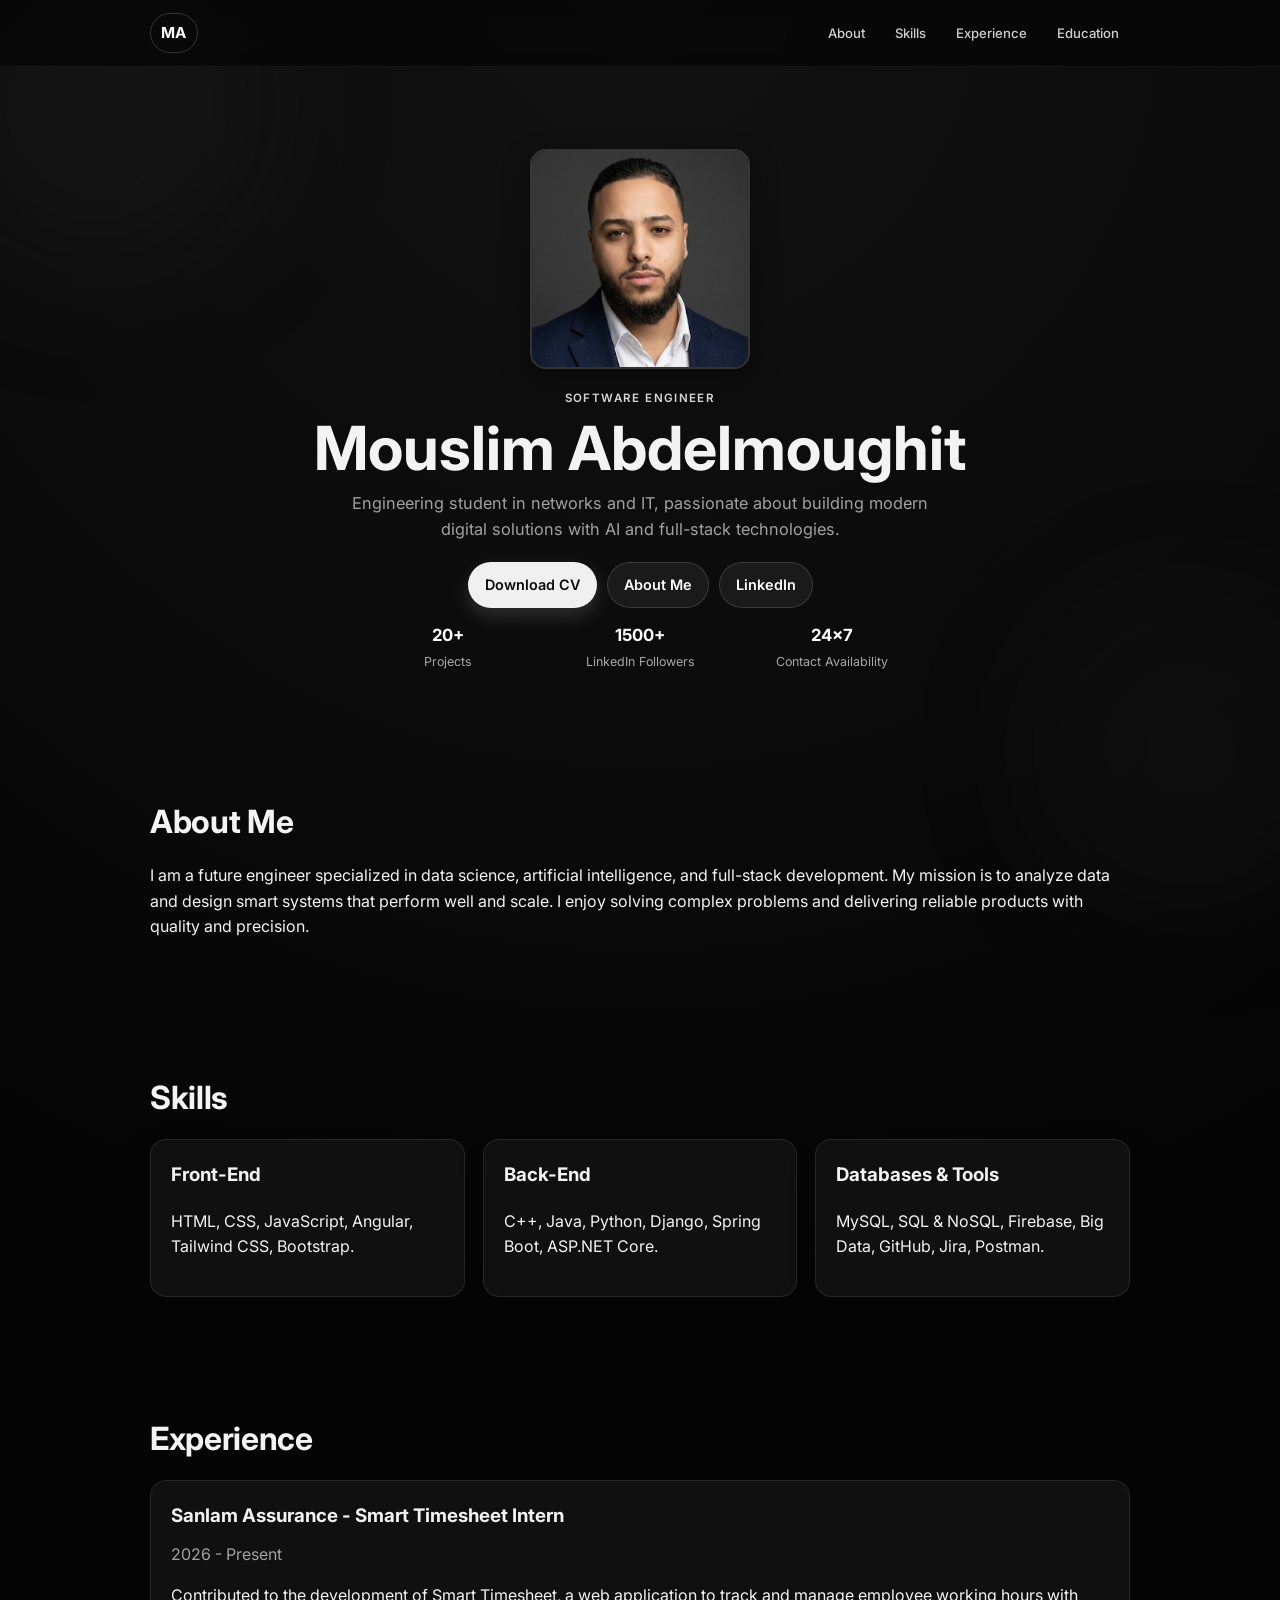
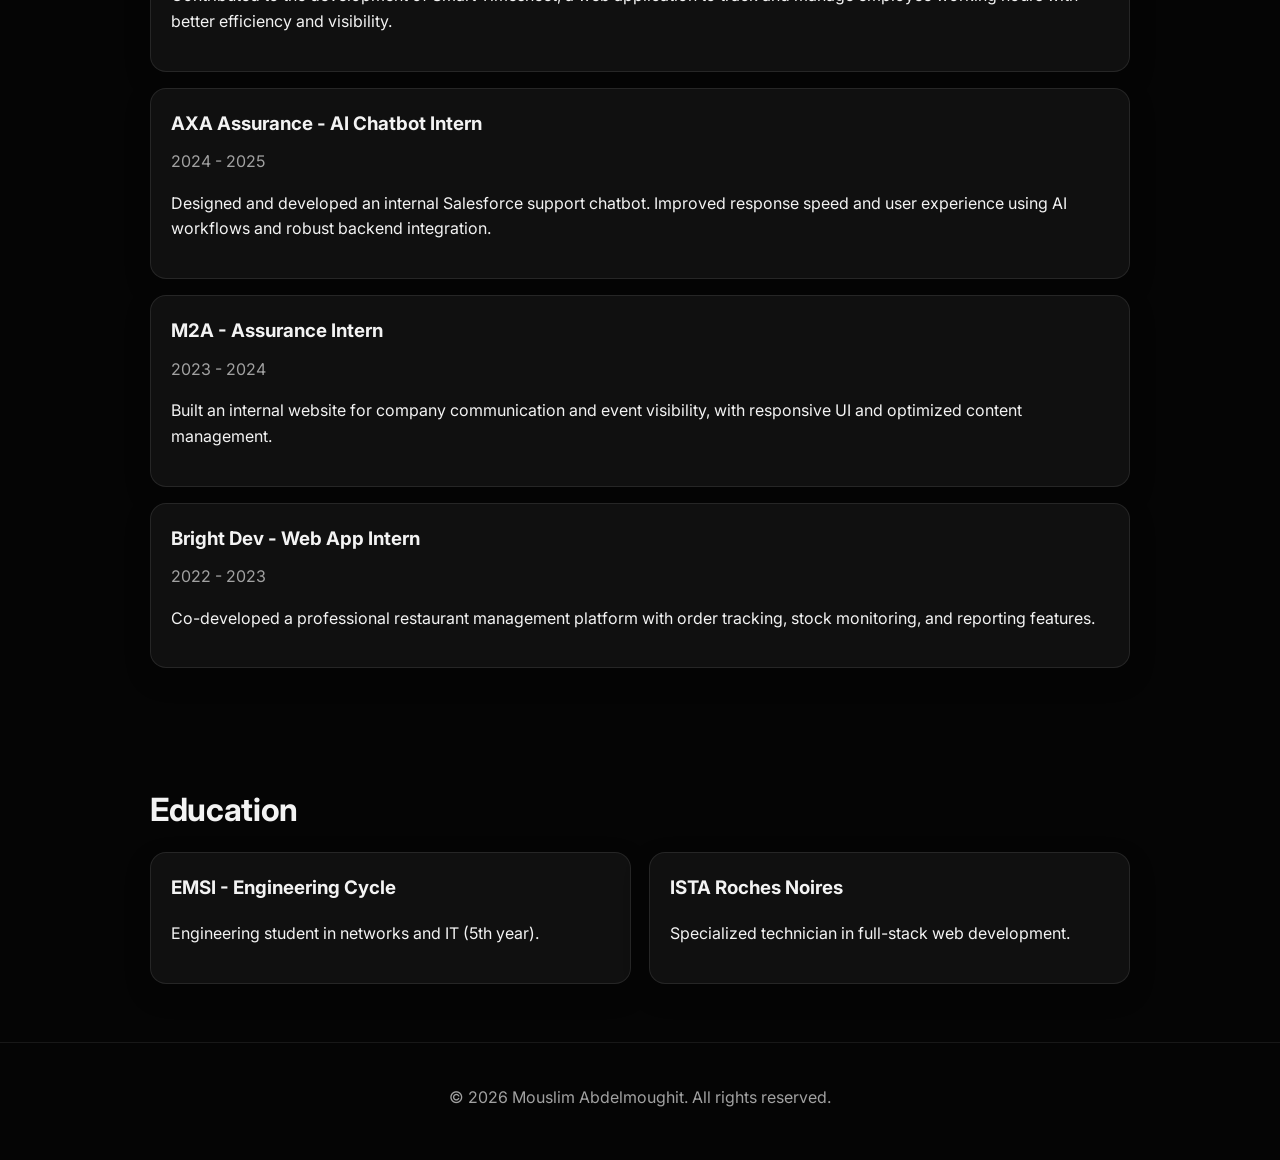
<file: index.html>
<!DOCTYPE html>
<html lang="en">
  <head>
    <meta charset="UTF-8" />
    <meta name="viewport" content="width=device-width, initial-scale=1.0" />
    <title>Mouslim Abdelmoughit | Portfolio</title>
    <meta
      name="description"
      content="Portfolio of Mouslim Abdelmoughit - Data, AI, and Full-Stack engineer."
    />
    <link rel="preconnect" href="https://fonts.googleapis.com" />
    <link rel="preconnect" href="https://fonts.gstatic.com" crossorigin />
    <link
      href="https://fonts.googleapis.com/css2?family=Inter:wght@400;500;600;700;800&display=swap"
      rel="stylesheet"
    />
    <link rel="stylesheet" href="style.css" />
  </head>
  <body>
    <div class="bg-orb orb-1"></div>
    <div class="bg-orb orb-2"></div>

    <header class="header">
      <nav class="nav container">
        <a class="logo" href="#home">MA</a>
        <div class="nav-links">
          <a href="#about">About</a>
          <a href="#skills">Skills</a>
          <a href="#experience">Experience</a>
          <a href="#education">Education</a>
        </div>
      </nav>
    </header>

    <main id="home">
      <section class="hero container reveal">
        <div class="hero-photo-wrap">
          <img
            class="hero-photo"
            src="assets/profile.png"
            alt="Portrait of Mouslim Abdelmoughit"
          />
        </div>
        <div class="hero-content">
          <p class="eyebrow">Software Engineer</p>
          <h1>Mouslim Abdelmoughit</h1>
          <p class="hero-subtitle">
            Engineering student in networks and IT, passionate about building
            modern digital solutions with AI and full-stack technologies.
          </p>
          <div class="hero-actions">
            <a class="btn primary" href="assets/Mouslim_Abdelmoughit_CV.pdf" download="Mouslim_Abdelmoughit_CV.pdf">Download CV</a>
            <a
              class="btn secondary"
              href="#about"
              >About Me</a
            >
            <a
              class="btn secondary"
              href="https://www.linkedin.com/in/moughit-mouslim-495965235/"
              target="_blank"
              rel="noopener noreferrer"
              >LinkedIn</a
            >
          </div>
          <div class="hero-stats">
            <div>
              <strong>20+</strong>
              <span>Projects</span>
            </div>
            <div>
              <strong>1500+</strong>
              <span>LinkedIn Followers</span>
            </div>
            <div>
              <strong>24x7</strong>
              <span>Contact Availability</span>
            </div>
          </div>
        </div>
      </section>

      <section id="about" class="section container reveal">
        <h2>About Me</h2>
        <p>
          I am a future engineer specialized in data science, artificial
          intelligence, and full-stack development. My mission is to analyze
          data and design smart systems that perform well and scale. I enjoy
          solving complex problems and delivering reliable products with quality
          and precision.
        </p>
      </section>

      <section id="skills" class="section container reveal">
        <h2>Skills</h2>
        <div class="grid grid-3">
          <article class="card">
            <h3>Front-End</h3>
            <p>HTML, CSS, JavaScript, Angular, Tailwind CSS, Bootstrap.</p>
          </article>
          <article class="card">
            <h3>Back-End</h3>
            <p>C++, Java, Python, Django, Spring Boot, ASP.NET Core.</p>
          </article>
          <article class="card">
            <h3>Databases & Tools</h3>
            <p>
              MySQL, SQL & NoSQL, Firebase, Big Data, GitHub, Jira, Postman.
            </p>
          </article>
        </div>
      </section>

      <section id="experience" class="section container reveal">
        <h2>Experience</h2>
        <div class="timeline">
          <article class="timeline-item card">
            <h3>Sanlam Assurance - Smart Timesheet Intern</h3>
            <p class="muted">2026 - Present</p>
            <p>
              Contributed to the development of Smart Timesheet, a web
              application to track and manage employee working hours with better
              efficiency and visibility.
            </p>
          </article>
          <article class="timeline-item card">
            <h3>AXA Assurance - AI Chatbot Intern</h3>
            <p class="muted">2024 - 2025</p>
            <p>
              Designed and developed an internal Salesforce support chatbot.
              Improved response speed and user experience using AI workflows and
              robust backend integration.
            </p>
          </article>
          <article class="timeline-item card">
            <h3>M2A - Assurance Intern</h3>
            <p class="muted">2023 - 2024</p>
            <p>
              Built an internal website for company communication and event
              visibility, with responsive UI and optimized content management.
            </p>
          </article>
          <article class="timeline-item card">
            <h3>Bright Dev - Web App Intern</h3>
            <p class="muted">2022 - 2023</p>
            <p>
              Co-developed a professional restaurant management platform with
              order tracking, stock monitoring, and reporting features.
            </p>
          </article>
        </div>
      </section>

      <section id="education" class="section container reveal">
        <h2>Education</h2>
        <div class="grid grid-2">
          <article class="card">
            <h3>EMSI - Engineering Cycle</h3>
            <p>Engineering student in networks and IT (5th year).</p>
          </article>
          <article class="card">
            <h3>ISTA Roches Noires</h3>
            <p>Specialized technician in full-stack web development.</p>
          </article>
        </div>
      </section>
    </main>

    <footer class="footer">
      <p>© <span id="year"></span> Mouslim Abdelmoughit. All rights reserved.</p>
    </footer>

    <script src="script.js"></script>
  </body>
</html>
</file>
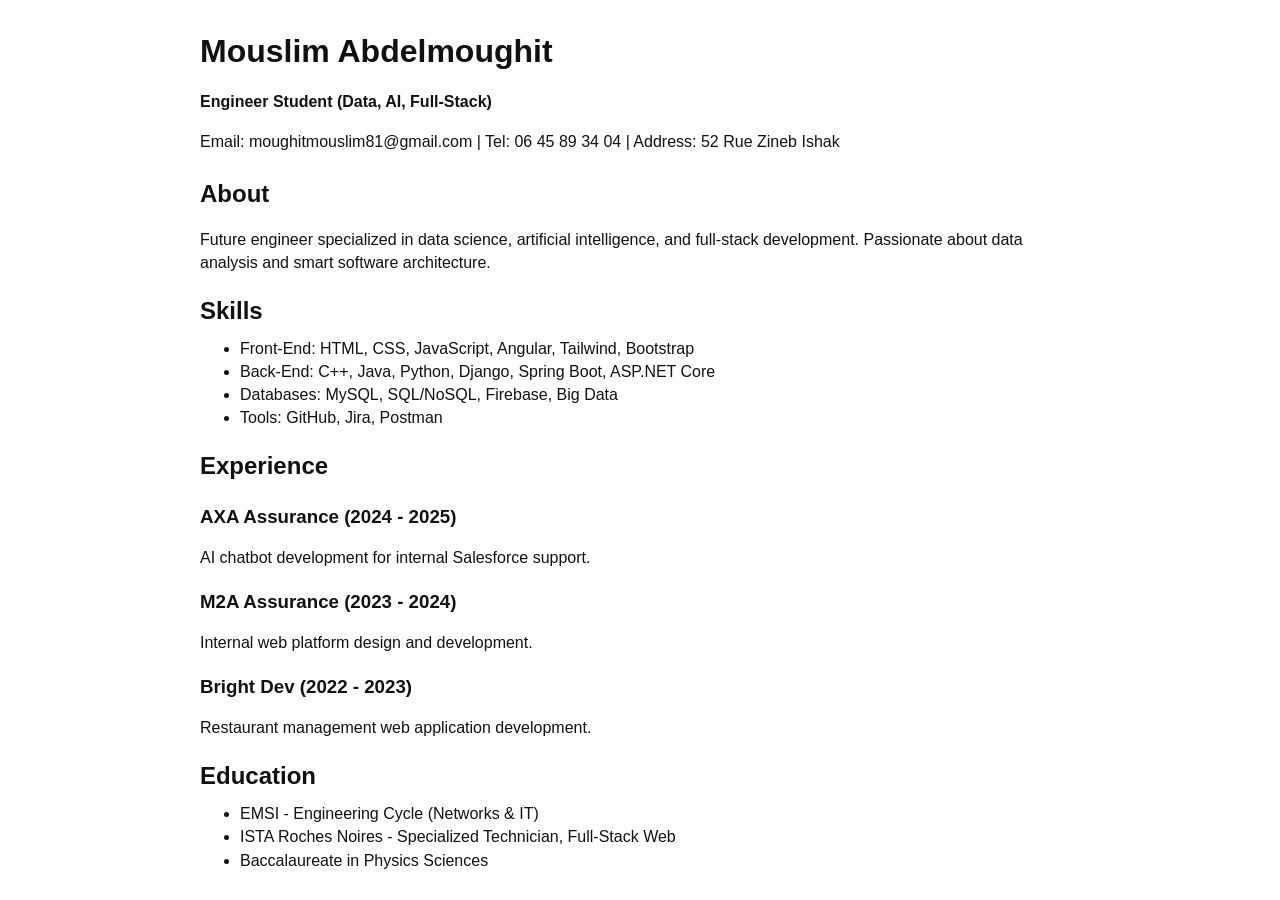
<file: Mouslim_Abdelmoughit_CV.html>
<!DOCTYPE html>
<html lang="en">
  <head>
    <meta charset="UTF-8" />
    <meta name="viewport" content="width=device-width, initial-scale=1.0" />
    <title>Mouslim Abdelmoughit - CV</title>
    <style>
      body {
        font-family: Arial, sans-serif;
        margin: 28px auto;
        max-width: 880px;
        line-height: 1.45;
        color: #111;
      }
      h1,
      h2,
      h3 {
        margin-bottom: 8px;
      }
      .meta {
        margin-bottom: 24px;
      }
      .section {
        margin: 20px 0;
      }
      ul {
        margin-top: 8px;
      }
    </style>
  </head>
  <body>
    <h1>Mouslim Abdelmoughit</h1>
    <p><strong>Engineer Student (Data, AI, Full-Stack)</strong></p>
    <p class="meta">
      Email: moughitmouslim81@gmail.com | Tel: 06 45 89 34 04 | Address: 52
      Rue Zineb Ishak
    </p>

    <section class="section">
      <h2>About</h2>
      <p>
        Future engineer specialized in data science, artificial intelligence,
        and full-stack development. Passionate about data analysis and smart
        software architecture.
      </p>
    </section>

    <section class="section">
      <h2>Skills</h2>
      <ul>
        <li>Front-End: HTML, CSS, JavaScript, Angular, Tailwind, Bootstrap</li>
        <li>Back-End: C++, Java, Python, Django, Spring Boot, ASP.NET Core</li>
        <li>Databases: MySQL, SQL/NoSQL, Firebase, Big Data</li>
        <li>Tools: GitHub, Jira, Postman</li>
      </ul>
    </section>

    <section class="section">
      <h2>Experience</h2>
      <h3>AXA Assurance (2024 - 2025)</h3>
      <p>AI chatbot development for internal Salesforce support.</p>
      <h3>M2A Assurance (2023 - 2024)</h3>
      <p>Internal web platform design and development.</p>
      <h3>Bright Dev (2022 - 2023)</h3>
      <p>Restaurant management web application development.</p>
    </section>

    <section class="section">
      <h2>Education</h2>
      <ul>
        <li>EMSI - Engineering Cycle (Networks & IT)</li>
        <li>ISTA Roches Noires - Specialized Technician, Full-Stack Web</li>
        <li>Baccalaureate in Physics Sciences</li>
      </ul>
    </section>
  </body>
</html>
</file>
<file: style.css>
:root {
  --bg: #050505;
  --bg-soft: #0d0d0d;
  --card: #101010;
  --text: #f3f3f3;
  --muted: #a1a1a1;
  --brand: #f5f5f5;
  --brand-2: #cfcfcf;
  --radius: 16px;
}

* {
  box-sizing: border-box;
}

html {
  scroll-behavior: smooth;
}

body {
  margin: 0;
  font-family: "Inter", sans-serif;
  color: var(--text);
  background: radial-gradient(circle at top, #121212 0%, var(--bg) 45%);
  line-height: 1.6;
  overflow-x: hidden;
}

.container {
  width: min(980px, 92%);
  margin: 0 auto;
}

.bg-orb {
  position: fixed;
  border-radius: 999px;
  filter: blur(70px);
  opacity: 0.18;
  pointer-events: none;
  z-index: -1;
}

.orb-1 {
  width: 350px;
  height: 350px;
  top: -70px;
  left: -80px;
  background: #3b3b3b;
}

.orb-2 {
  width: 300px;
  height: 300px;
  bottom: 0;
  right: -60px;
  background: #2c2c2c;
}

.header {
  position: sticky;
  top: 0;
  z-index: 20;
  backdrop-filter: blur(8px);
  background: rgba(5, 5, 5, 0.7);
  border-bottom: 1px solid rgba(255, 255, 255, 0.06);
}

.nav {
  display: flex;
  align-items: center;
  justify-content: space-between;
  min-height: 66px;
  gap: 16px;
}

.logo {
  font-weight: 700;
  font-size: 0.95rem;
  color: white;
  letter-spacing: 0.02em;
  text-decoration: none;
  border: 1px solid rgba(255, 255, 255, 0.18);
  padding: 7px 10px;
  border-radius: 999px;
}

.nav-links {
  display: flex;
  gap: 8px;
  flex-wrap: wrap;
  justify-content: flex-end;
}

.nav-links a {
  color: #d0d0d0;
  text-decoration: none;
  font-size: 0.82rem;
  font-weight: 500;
  padding: 6px 10px;
  border-radius: 999px;
  border: 1px solid transparent;
  transition: 0.2s ease;
}

.nav-links a:hover {
  color: white;
  border-color: rgba(255, 255, 255, 0.18);
  background: rgba(255, 255, 255, 0.04);
}

.hero {
  text-align: center;
  padding: 82px 0 64px;
  display: grid;
  grid-template-columns: 1fr;
  gap: 20px;
  align-items: center;
}

.hero-photo-wrap {
  display: flex;
  justify-content: center;
}

.hero-photo {
  width: 220px;
  height: 220px;
  object-fit: cover;
  object-position: center 20%;
  border-radius: 16px;
  border: 2px solid rgba(255, 255, 255, 0.16);
  box-shadow: 0 10px 28px rgba(0, 0, 0, 0.42);
}

.eyebrow {
  color: #d6d6d6;
  text-transform: uppercase;
  letter-spacing: 0.12em;
  font-size: 0.72rem;
  font-weight: 600;
  margin: 0 0 8px;
}

h1 {
  font-size: clamp(2rem, 7vw, 3.8rem);
  margin: 0 0 8px;
  line-height: 1.1;
}

.hero-subtitle {
  width: min(600px, 100%);
  margin: 0 auto;
  color: var(--muted);
  font-size: 1.02rem;
}

.hero-actions {
  display: flex;
  justify-content: center;
  gap: 10px;
  flex-wrap: wrap;
  margin-top: 20px;
}

.hero-stats {
  display: grid;
  grid-template-columns: repeat(3, minmax(0, 1fr));
  gap: 16px;
  width: min(560px, 100%);
  margin: 14px auto 0;
}

.hero-stats div {
  text-align: center;
}

.hero-stats strong {
  display: block;
  font-size: 1.05rem;
  color: #ffffff;
}

.hero-stats span {
  font-size: 0.78rem;
  color: #a8a8a8;
}

.btn {
  border: 1px solid rgba(255, 255, 255, 0.14);
  cursor: pointer;
  padding: 10px 16px;
  border-radius: 999px;
  text-decoration: none;
  color: white;
  font-weight: 600;
  font-size: 0.9rem;
  transition: transform 0.18s ease, box-shadow 0.18s ease;
}

.btn:hover {
  transform: translateY(-2px);
}

.btn.primary {
  background: #f0f0f0;
  color: #0a0a0a;
  box-shadow: 0 8px 20px rgba(255, 255, 255, 0.15);
}

.btn.secondary {
  background: rgba(255, 255, 255, 0.06);
  border: 1px solid rgba(255, 255, 255, 0.14);
}

.section {
  padding: 58px 0;
}

h2 {
  font-size: clamp(1.4rem, 3vw, 2rem);
  margin: 0 0 16px;
  letter-spacing: -0.01em;
}

.grid {
  display: grid;
  gap: 18px;
}

.grid-3 {
  grid-template-columns: repeat(3, minmax(0, 1fr));
}

.grid-2 {
  grid-template-columns: repeat(2, minmax(0, 1fr));
}

.card {
  background: var(--card);
  border: 1px solid rgba(255, 255, 255, 0.09);
  border-radius: var(--radius);
  padding: 20px;
  box-shadow: 0 10px 26px rgba(0, 0, 0, 0.22);
}

.card h3 {
  margin-top: 0;
}

.muted {
  color: var(--muted);
  margin-top: -8px;
}

.timeline {
  display: grid;
  gap: 16px;
}

.footer {
  text-align: center;
  color: var(--muted);
  padding: 26px 0 34px;
  border-top: 1px solid rgba(255, 255, 255, 0.08);
}

.reveal {
  opacity: 0;
  transform: translateY(20px);
  transition: 0.6s ease;
}

.reveal.visible {
  opacity: 1;
  transform: translateY(0);
}

@media (max-width: 860px) {
  .hero-stats {
    grid-template-columns: 1fr;
    gap: 8px;
  }

  .grid-3,
  .grid-2 {
    grid-template-columns: 1fr;
  }
}

@media (max-width: 720px) {
  .nav {
    flex-direction: column;
    gap: 10px;
    padding: 10px 0 12px;
  }

  .nav-links {
    flex-wrap: wrap;
    justify-content: center;
  }
}
</file>
